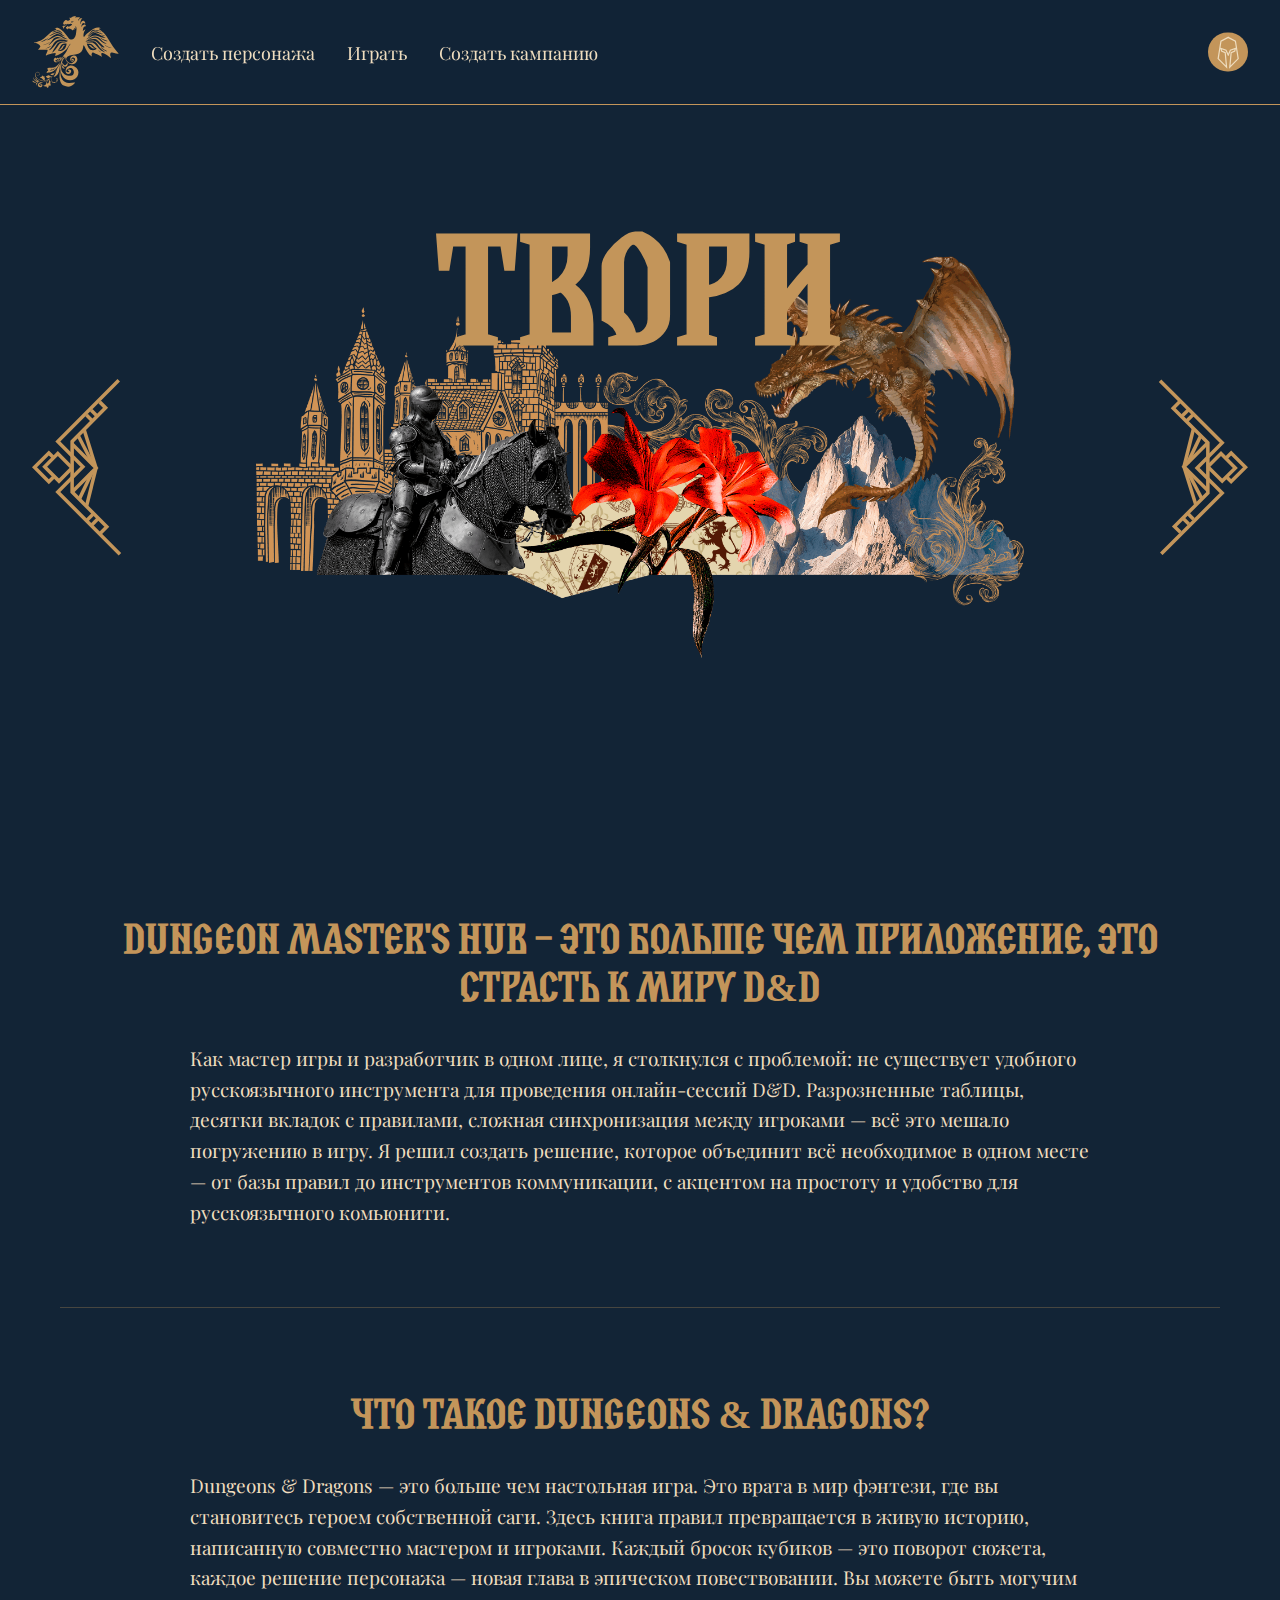
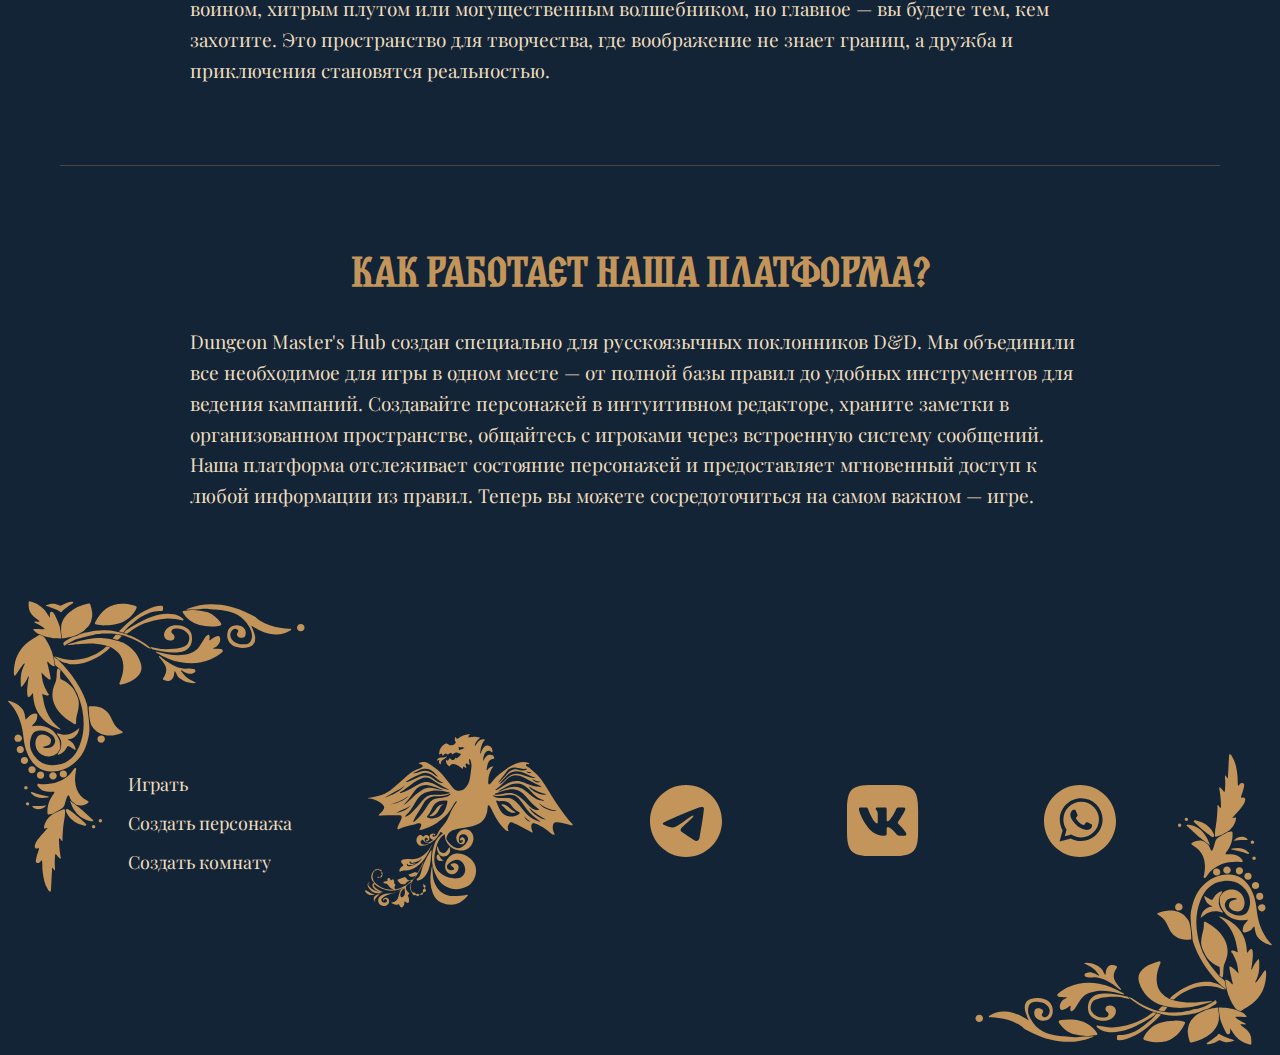
<file: index.html>
<!DOCTYPE html>
<html lang="ru">
<head>
    <meta charset="UTF-8">
    <meta name="viewport" content="width=device-width, initial-scale=1.0">
    <link rel="icon" href="src/img/favicon.svg" type="image/x-icon">
    <script src="src/js/main.js" type="module"></script>
    <link rel="stylesheet" href="src/sass/style.css">
    <title>Главная</title>
</head>
<body>
    <!-- Навигационное меню -->
    <nav class="navbar">
        <img src="src/img/logo.svg" alt="Логотип" class="logo">
        <ul class="nav-links">
            <li><a href="#" class="nav-link protected-link" data-page="create-character">Создать персонажа</a></li>
            <li><a href="#" class="nav-link protected-link" data-page="play">Играть</a></li>
            <li><a href="#" class="nav-link protected-link" data-page="create-campaign">Создать кампанию</a></li>
        </ul>
        <div class="user-section">
            <span class="user-name" id="userName"></span>
            <img src="src/img/user.svg" alt="Пользователь" class="user-icon" id="userIcon">
            
            <!-- Меню пользователя -->
            <div class="user-menu" id="userMenu">
                <div class="user-menu__info">
                    <div class="user-menu__name" id="userMenuName"></div>
                    <div class="user-menu__email" id="userMenuEmail"></div>
                </div>
                <button class="user-menu__item" id="logoutBtn">Выйти</button>
            </div>
        </div>
    </nav>

    <!-- Слайдер -->
    <section class="slider">
        <button class="slider-arrow slider-prev" id="sliderPrev">
            <img src="src/img/slideArrow.svg" alt="Стрелка влево" style="width:174px">
        </button>

        <div class="slider__inner">
            <div class="slider__content active">
                <h2 class="slider__txt">Твори</h2>
                <img src="src/img/tvori.png" alt="Твори" class="slider__img">
            </div>
            <div class="slider__content">
                <h2 class="slider__txt">Играй</h2>
                <img src="src/img/Play.png" alt="Играй" class="slider__img">
            </div>
            <div class="slider__content">
                <h2 class="slider__txt">Изучай</h2>
                <img src="src/img/Izuchay.png" alt="Изучай" class="slider__img">
            </div>
        </div>

        <button class="slider-arrow slider-next" id="sliderNext">
            <img src="src/img/slideArrow.svg" alt="Стрелка вправо" style="width:174px;transform:rotate(180deg)">
        </button>
    </section>

    <!-- Контент -->
    <main class="container">
        <section class="content-section">
            <h2 class="section-title">Dungeon Master's Hub — это больше чем приложение, это страсть к миру D&D</h2>
            <p class="section-text">
                Как мастер игры и разработчик в одном лице, я столкнулся с проблемой: не существует удобного русскоязычного инструмента для проведения онлайн-сессий D&D. Разрозненные таблицы, десятки вкладок с правилами, сложная синхронизация между игроками — всё это мешало погружению в игру. Я решил создать решение, которое объединит всё необходимое в одном месте — от базы правил до инструментов коммуникации, с акцентом на простоту и удобство для русскоязычного комьюнити.
            </p>
        </section>

        <section class="content-section">
            <h2 class="section-title">Что такое Dungeons & Dragons?</h2>
            <p class="section-text">
                Dungeons & Dragons — это больше чем настольная игра. Это врата в мир фэнтези, где вы становитесь героем собственной саги. Здесь книга правил превращается в живую историю, написанную совместно мастером и игроками. Каждый бросок кубиков — это поворот сюжета, каждое решение персонажа — новая глава в эпическом повествовании. Вы можете быть могучим воином, хитрым плутом или могущественным волшебником, но главное — вы будете тем, кем захотите. Это пространство для творчества, где воображение не знает границ, а дружба и приключения становятся реальностью.
            </p>
        </section>

        <section class="content-section">
            <h2 class="section-title">Как работает наша платформа?</h2>
            <p class="section-text">
                Dungeon Master's Hub создан специально для русскоязычных поклонников D&D. Мы объединили все необходимое для игры в одном месте — от полной базы правил до удобных инструментов для ведения кампаний. Создавайте персонажей в интуитивном редакторе, храните заметки в организованном пространстве, общайтесь с игроками через встроенную систему сообщений. Наша платформа отслеживает состояние персонажей и предоставляет мгновенный доступ к любой информации из правил. Теперь вы можете сосредоточиться на самом важном — игре.
            </p>
        </section>
    </main>

    <!-- Футер -->
    <footer class="footer">
        <img src="src/img/corner.svg" alt="" class="cornerLeft">
        <div class="footer__content">
            <ul class="footer__list">
                <a href="#" class="txt link protected-link" data-page="play"><li class="footer__item">Играть</li></a>
                <a href="#" class="txt link protected-link" data-page="create-character"><li class="footer__item">Создать персонажа</li></a>
                <a href="#" class="txt link protected-link" data-page="create-campaign"><li class="footer__item">Создать комнату</li></a>
            </ul>

            <a href="/"><img src="src/img/logo.svg" alt="Логотип" style="width: 13rem"></a>

            <div class="social">
                <a href="#">
                    <img src="src/img/telegram.svg" alt="Telegram" class="logo">
                </a>
                <a href="#">
                    <img src="src/img/vk.svg" alt="VK" class="logo">
                </a>
                <a href="#">
                    <img src="src/img/whatsapp.svg" alt="WhatsApp" class="logo">
                </a>
            </div>
        </div>
        <img src="src/img/corner.svg" alt="" class="cornerRight">
    </footer>

    <!-- Модальное окно авторизации -->
    <div class="modal-overlay" id="authModal">
        <div class="modal">
            <div class="modal-header">
                <h3 class="modal-title" id="modalTitle">Вход</h3>
                <button class="close-modal" id="closeModal">&times;</button>
            </div>
            <form id="authForm">
                <div class="form-group">
                    <label class="form-label">Имя пользователя</label>
                    <input type="text" class="form-input" id="username" required>
                </div>
                <div class="form-group">
                    <label class="form-label">Пароль</label>
                    <input type="password" class="form-input" id="password" required>
                </div>
                <button type="submit" class="btn" id="submitBtn">Войти</button>
            </form>
            <div class="auth-switch">
                <span id="authSwitchText">Нет аккаунта? </span>
                <span class="auth-link" id="authSwitch">Зарегистрироваться</span>
            </div>
        </div>
    </div>

    <!-- Уведомление -->
    <div class="notification" id="notification"></div>
</body>
</html>
</file>
<file: src/sass/style.css>
@font-face {
  font-family: "Slovic";
  src: url("../fonts/Slovic/Slovic_Demo_VarGX.woff") format("woff"), url("../fonts/Slovic/Slovic_Demo_VarGX.woff2") format("woff2");
  font-weight: 400;
  font-style: normal;
}
@font-face {
  font-family: "PlayFair";
  src: url("../fonts/PlayFair/PlayfairDisplay-Regular.woff") format("woff"), url("../fonts/PlayFair/PlayfairDisplay-Regular.woff2") format("woff2");
  font-weight: 400;
  font-style: normal;
}
* {
  margin: 0;
  padding: 0;
  box-sizing: border-box;
}

body {
  background-color: #122436;
  color: #EFDDBF;
  font-family: "PlayFair", serif;
  overflow-x: hidden;
}

h1, h2, h3, h4, h5, h6 {
  font-family: "Slovic", serif;
  color: #C3955A;
  margin-bottom: 1rem;
}

p {
  line-height: 1.6;
  margin-bottom: 1.5rem;
}

ul {
  list-style-type: none;
  list-style: none;
}

a {
  text-decoration: none;
}

.container {
  max-width: 1200px;
  margin: 0 auto;
  padding: 0 20px;
}

.navbar {
  display: flex;
  align-items: center;
  justify-content: space-between;
  padding: 1rem 2rem;
  background-color: rgba(18, 36, 54, 0.9);
  position: sticky;
  top: 0;
  z-index: 100;
  border-bottom: 1px solid #C3955A;
}

.logo {
  width: 87px;
  height: 72px;
  margin-right: 2rem;
}

.nav-links {
  display: flex;
  list-style: none;
  gap: 2rem;
  flex-grow: 1;
}
.nav-links a {
  font-size: 1.1rem;
  color: #EFDDBF;
  font-family: "PlayFair", serif;
  text-decoration: none;
  text-decoration: none;
  transition: color 0.3s ease;
}
.nav-links a:hover {
  color: #C3955A;
}

.user-icon {
  width: 40px;
  height: 40px;
  cursor: pointer;
  transition: transform 0.3s ease;
}
.user-icon:hover {
  transform: scale(1.1);
}

.user-section {
  display: flex;
  align-items: center;
  gap: 1rem;
}

.user-name {
  font-size: 1.1rem;
  color: #EFDDBF;
  font-family: "PlayFair", serif;
  text-decoration: none;
}

.slider {
  width: 95%;
  height: 728px;
  margin: 0 auto;
  display: flex;
  align-items: center;
  justify-content: space-between;
  position: relative;
}
.slider-arrow {
  background: none;
  border: none;
  cursor: pointer;
  transition: transform 0.3s ease;
  z-index: 10;
}
.slider-arrow:hover {
  transform: scale(1.1);
}
.slider-arrow:disabled {
  opacity: 0.3;
  cursor: not-allowed;
  transform: none;
}
.slider__inner {
  display: flex;
  width: 1366px;
  height: 716px;
  margin: 0 auto;
  overflow: hidden;
  position: relative;
}
.slider__content {
  position: absolute;
  top: 0;
  left: 0;
  width: 100%;
  height: 70%;
  display: flex;
  align-items: center;
  justify-content: center;
  flex-direction: column;
  opacity: 0;
  transition: opacity, transform 0.5s ease;
  transform: translateX(100%);
}
.slider__content.active {
  opacity: 1;
  transform: translateX(0);
  z-index: 2;
}
.slider__content.prev {
  transform: translateX(-100%);
}
.slider__content.next {
  transform: translateX(100%);
}
.slider__txt {
  font-size: clamp(3rem, 12vw, 16rem);
  color: #C3955A;
  font-family: "Slovic", serif;
  text-decoration: none;
  text-align: center;
  margin-bottom: 10rem;
  position: relative;
  z-index: 3;
}
.slider__img {
  position: absolute;
  width: 60vw;
  top: 70%;
  left: 50%;
  transform: translate(-50%, -50%);
  z-index: 2;
}

.content-section {
  padding: 5rem 0;
  border-bottom: 1px solid rgba(195, 149, 90, 0.3);
}
.content-section:last-of-type {
  border-bottom: none;
}

.section-title {
  font-size: 2.5rem;
  color: #C3955A;
  font-family: "Slovic", serif;
  text-decoration: none;
  margin-bottom: 2rem;
  text-align: center;
}

.section-text {
  font-size: 1.2rem;
  color: #EFDDBF;
  font-family: "PlayFair", serif;
  text-decoration: none;
  max-width: 900px;
  margin: 0 auto;
}

.cornerLeft {
  position: absolute;
  top: 0;
  pointer-events: none;
}

.cornerRight {
  position: absolute;
  right: 0;
  bottom: 0;
  transform: rotate(180deg);
  pointer-events: none;
}

.footer {
  position: relative;
  width: 100%;
  height: 464px;
  display: flex;
  align-items: center;
}
.footer__content {
  width: 80%;
  margin: 0 auto;
  display: flex;
  justify-content: space-between;
  align-items: center;
}
.footer__list {
  display: flex;
  flex-direction: column;
  gap: 1rem;
}
.footer__item {
  font-size: 1.1rem;
  color: #EFDDBF;
  font-family: "PlayFair", serif;
  text-decoration: none;
  outline: none;
  transition: color 0.3s ease;
}
.footer__item:hover {
  color: #C3955A;
}

.social {
  display: flex;
  gap: 5.313rem;
}
.social > a {
  transition: transform 0.3s ease;
}
.social > a:hover {
  transform: scale(1.1);
}
.social img {
  width: 5rem;
}

.modal-overlay {
  position: fixed;
  top: 0;
  left: 0;
  width: 100%;
  height: 100%;
  background: rgba(0, 0, 0, 0.7);
  display: flex;
  align-items: center;
  justify-content: center;
  z-index: 1000;
  opacity: 0;
  visibility: hidden;
  transition: opacity, visibility 0.3s ease;
}
.modal-overlay.active {
  opacity: 1;
  visibility: visible;
}

.modal {
  background: rgba(18, 36, 54, 0.95);
  border: 2px solid #C3955A;
  border-radius: 15px;
  padding: 2rem;
  width: 90%;
  max-width: 400px;
  transform: translateY(-50px);
  transition: transform 0.3s ease;
}
.modal-overlay.active .modal {
  transform: translateY(0);
}

.modal-header {
  display: flex;
  align-items: center;
  justify-content: space-between;
  margin-bottom: 2rem;
}

.modal-title {
  font-size: 1.5rem;
  color: #C3955A;
  font-family: "Slovic", serif;
  text-decoration: none;
  margin: 0;
}

.close-modal {
  background: none;
  border: none;
  color: #EFDDBF;
  font-size: 1.5rem;
  cursor: pointer;
  transition: color 0.3s ease;
}
.close-modal:hover {
  color: #C3955A;
}

.form-group {
  margin-bottom: 1.5rem;
}

.form-label {
  display: block;
  margin-bottom: 0.5rem;
  font-size: 1rem;
  color: #EFDDBF;
  font-family: "PlayFair", serif;
  text-decoration: none;
}

.form-input {
  width: 100%;
  padding: 0.75rem;
  background: rgba(239, 221, 191, 0.1);
  border: 1px solid #C3955A;
  border-radius: 5px;
  font-size: 1rem;
  color: #EFDDBF;
  font-family: "PlayFair", serif;
  text-decoration: none;
}
.form-input:focus {
  outline: none;
  border-color: #EFDDBF;
}

.btn {
  background: #C3955A;
  color: #122436;
  border: none;
  padding: 0.75rem 1.5rem;
  border-radius: 5px;
  cursor: pointer;
  font-size: 1rem;
  color: #122436;
  font-family: "PlayFair", serif;
  text-decoration: none;
  font-weight: bold;
  transition: background, transform 0.3s ease;
  width: 100%;
}
.btn:hover {
  background: #EFDDBF;
  transform: translateY(-2px);
}

.auth-switch {
  text-align: center;
  margin-top: 1rem;
}

.auth-link {
  color: #C3955A;
  cursor: pointer;
  text-decoration: underline;
  transition: color 0.3s ease;
}
.auth-link:hover {
  color: #EFDDBF;
}

.notification {
  position: fixed;
  top: 100px;
  left: -800px;
  background: #C3955A;
  color: #122436;
  padding: 1rem 2rem;
  border-radius: 0 10px 10px 0;
  font-weight: bold;
  z-index: 1001;
  transition: left 0.5s ease-in-out;
  box-shadow: 0 4px 15px rgba(0, 0, 0, 0.3);
}
.notification.show {
  left: 0;
}

@media (max-width: 1024px) {
  .slider {
    height: 500px;
  }
  .slider__inner {
    height: 500px;
  }
  .slider__txt {
    margin-bottom: 5rem;
  }
  .content-section {
    padding: 3rem 0;
  }
}
@media (max-width: 768px) {
  .navbar {
    flex-wrap: wrap;
    justify-content: center;
  }
  .nav-links {
    order: 3;
    width: 100%;
    justify-content: center;
    margin-top: 1rem;
  }
  .user-section {
    order: 2;
  }
  .slider {
    height: 400px;
  }
  .slider__inner {
    height: 400px;
  }
  .slider-arrow img {
    width: 100px !important;
  }
  .footer__content {
    flex-direction: column;
    gap: 2rem;
  }
  .social {
    gap: 2rem;
  }
  .social img {
    width: 3rem;
  }
}
.user-menu {
  position: absolute;
  top: 100%;
  right: 2rem;
  background: rgba(18, 36, 54, 0.95);
  border: 2px solid #C3955A;
  border-radius: 10px;
  padding: 1rem;
  min-width: 200px;
  opacity: 0;
  visibility: hidden;
  transform: translateY(-10px);
  transition: opacity, visibility, transform 0.3s ease;
  z-index: 1000;
  box-shadow: 0 4px 15px rgba(0, 0, 0, 0.3);
}
.user-menu.active {
  opacity: 1;
  visibility: visible;
  transform: translateY(0);
}
.user-menu__info {
  padding-bottom: 1rem;
  border-bottom: 1px solid rgba(195, 149, 90, 0.3);
  margin-bottom: 1rem;
}
.user-menu__name {
  font-size: 1.1rem;
  color: #C3955A;
  font-family: "Slovic", serif;
  text-decoration: none;
  margin-bottom: 0.5rem;
}
.user-menu__email {
  font-size: 0.9rem;
  color: #EFDDBF;
  font-family: "PlayFair", serif;
  text-decoration: none;
  opacity: 0.8;
}
.user-menu__item {
  display: block;
  width: 100%;
  background: none;
  border: none;
  color: #EFDDBF;
  padding: 0.5rem 0;
  text-align: left;
  cursor: pointer;
  transition: color 0.3s ease;
  font-size: 1rem;
  color: #EFDDBF;
  font-family: "PlayFair", serif;
  text-decoration: none;
}
.user-menu__item:hover {
  color: #C3955A;
}

.protected-link {
  position: relative;
  cursor: pointer;
}
.protected-link.disabled {
  opacity: 0.5;
  cursor: not-allowed;
}
.protected-link.disabled:hover {
  color: #EFDDBF !important;
}

@media (max-width: 768px) {
  .user-menu {
    right: 1rem;
    min-width: 180px;
  }
}
@media (max-width: 480px) {
  .navbar {
    padding: 1rem;
  }
  .nav-links {
    gap: 1rem;
  }
  .slider {
    height: 300px;
  }
  .slider__inner {
    height: 300px;
  }
  .slider-arrow img {
    width: 60px !important;
  }
  .modal {
    padding: 1.5rem;
    margin: 1rem;
  }
  .footer {
    height: 300px;
  }
  .footer__content {
    width: 90%;
  }
}/*# sourceMappingURL=style.css.map */
</file>
